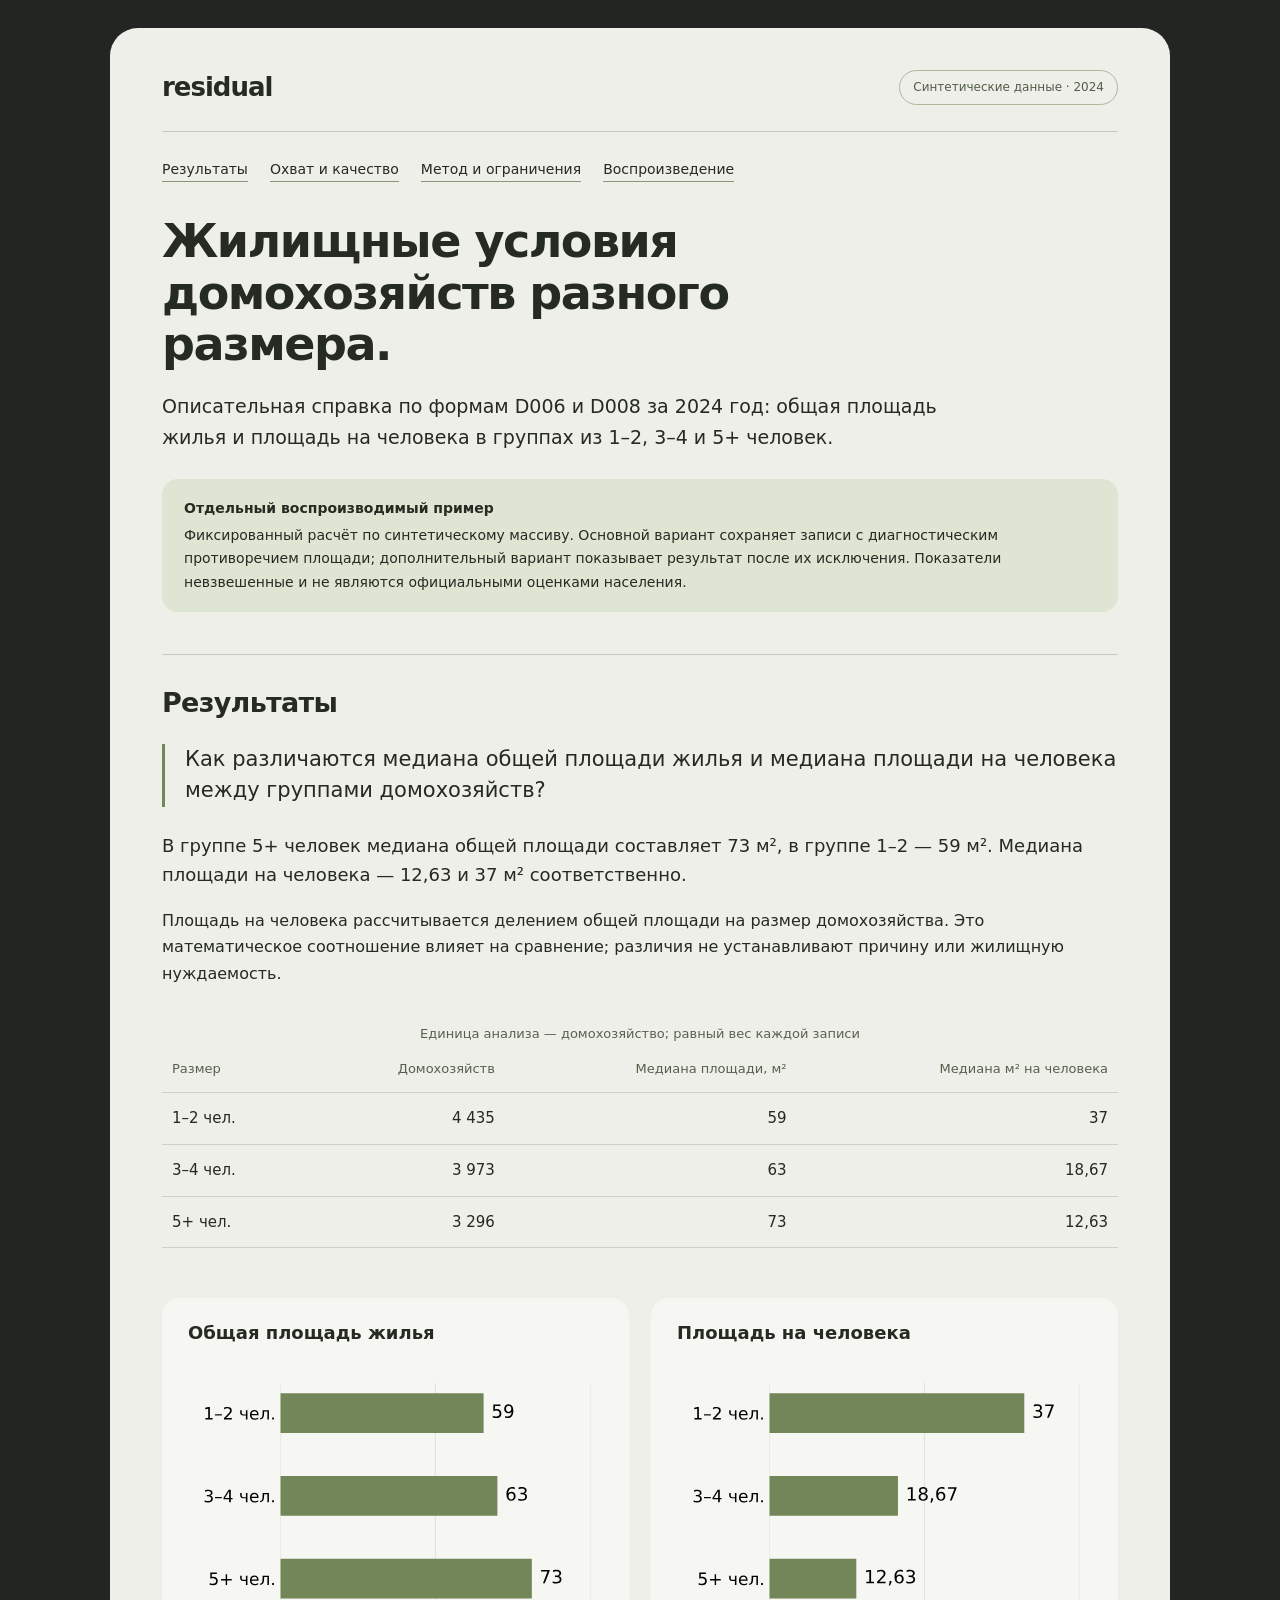
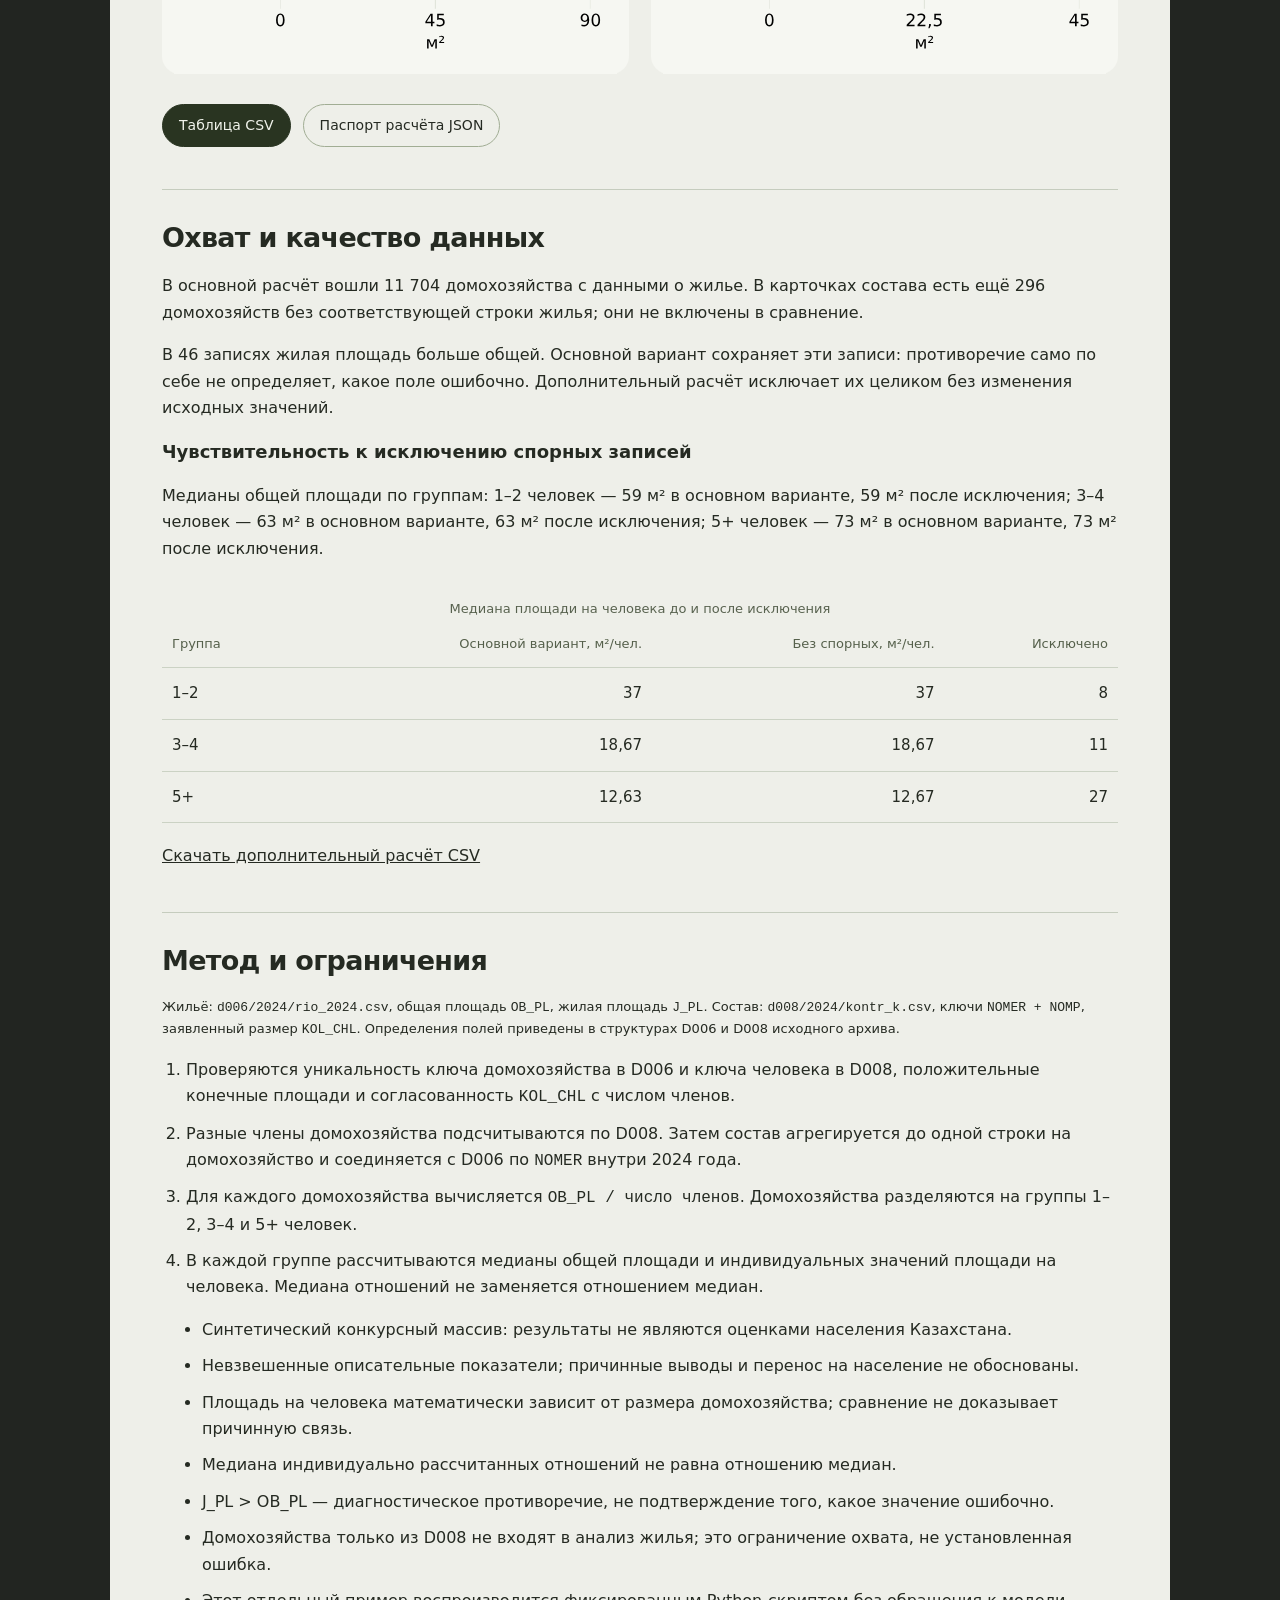
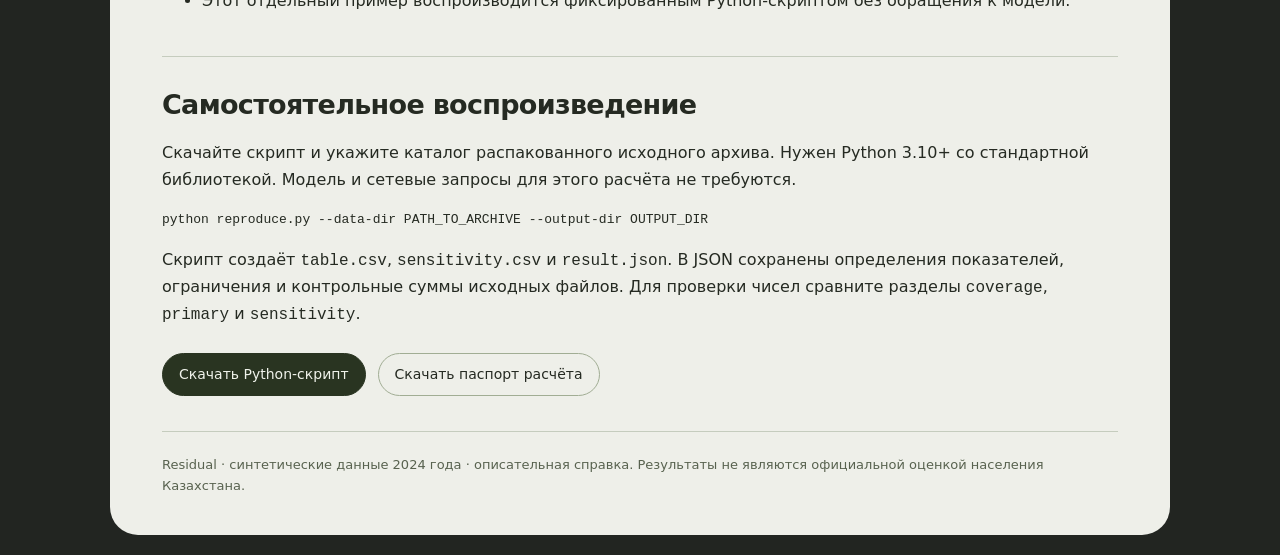
<file: examples/research_brief/index.html>
<!doctype html>
<html lang="ru"><head><meta charset="utf-8"><meta name="viewport" content="width=device-width,initial-scale=1">
<title>Residual — жилищные условия домохозяйств, 2024</title>
<style>
*{box-sizing:border-box}body{margin:0;background:#222521;color:#252a22;font:16px/1.65 system-ui,-apple-system,"Segoe UI",sans-serif}a{color:inherit}main{max-width:1060px;margin:28px auto;padding:38px 52px;background:#eeefe9;border-radius:28px}header{display:flex;align-items:center;justify-content:space-between;gap:20px;border-bottom:1px solid #c5ccbe;padding-bottom:22px}header strong{font-size:26px;letter-spacing:-1px}.tag{font-size:12px;color:#525d49;border:1px solid #adb89e;border-radius:30px;padding:7px 13px}nav{display:flex;flex-wrap:wrap;gap:22px;margin:26px 0;font-size:14px}nav a{text-decoration:none;border-bottom:1px solid #879876}h1{font-size:clamp(30px,4vw,46px);line-height:1.12;letter-spacing:-1.5px;font-weight:550;max-width:750px;margin:34px 0 20px}h2{font-size:27px;font-weight:550;line-height:1.3;letter-spacing:-.7px;margin:0 0 18px}h3{font-size:18px;font-weight:550;margin:0 0 9px}.intro{font-size:19px;max-width:800px}.status{background:#dee6d3;border-radius:16px;padding:18px 22px;margin:26px 0;font-size:14px}.status strong{display:block;margin-bottom:4px}section{margin-top:42px;padding-top:30px;border-top:1px solid #c5ccbe}.question{font-size:21px;line-height:1.5;border-left:3px solid #73865a;padding-left:20px;margin:24px 0}.caption{font-size:13px;color:#58624f}.answer{font-size:18px;line-height:1.65}.table-wrap{overflow-x:auto}table{width:100%;border-collapse:collapse;font-size:15px;margin:20px 0}th,td{padding:13px 10px;border-bottom:1px solid #cbd2c4;text-align:right;font-variant-numeric:tabular-nums}th:first-child{text-align:left}thead th{font-size:13px;color:#55604b;font-weight:500}tbody th{font-weight:500}.charts{display:grid;grid-template-columns:1fr 1fr;gap:22px;margin:30px 0}.chart{background:#f6f7f2;border-radius:18px;padding:20px 12px 0;min-width:0}.chart h3{padding:0 14px;min-height:50px}.chart img{width:100%;height:auto;display:block}.downloads{display:flex;flex-wrap:wrap;gap:12px;margin:24px 0}.downloads a{display:inline-block;text-decoration:none;border:1px solid #a1ad94;border-radius:22px;padding:9px 16px;font-size:14px}.downloads a:first-child{background:#293421;color:#f0f3eb;border-color:#293421}summary{cursor:pointer;font-weight:500}details{margin:20px 0;padding:18px 0;border-top:1px solid #d0d7c9}li{margin:10px 0}ol{padding-left:24px}.step{font-weight:550}.contract{display:grid;grid-template-columns:1fr 1fr;gap:22px}.contract>div{background:#f6f7f2;padding:22px;border-radius:18px}.contract p{margin:8px 0;font-size:15px}.small{font-size:14px}.source{font-size:13px;overflow-wrap:anywhere}footer{margin-top:35px;padding-top:22px;border-top:1px solid #c5ccbe;color:#58624f;font-size:13px}@media(max-width:650px){main{padding:24px 20px;margin:10px;border-radius:20px}header{align-items:flex-start}.tag{max-width:165px}.charts,.contract{grid-template-columns:1fr}h1{letter-spacing:-1px}.intro,.answer{font-size:17px}.question{font-size:18px}th,td{padding:11px 5px;font-size:13px}thead th{font-size:11px}.chart h3{min-height:0}nav{gap:13px;font-size:13px}section{margin-top:30px;padding-top:24px}}@media print{body{background:white}main{margin:0;padding:10px;max-width:none}nav,.downloads{display:none}section,.chart{break-inside:avoid}details{display:block}}
</style></head><body><main>
<header><strong>residual</strong><span class="tag">Синтетические данные · 2024</span></header>
<nav aria-label="Разделы"><a href="#result">Результаты</a><a href="#coverage">Охват и качество</a><a href="#method">Метод и ограничения</a><a href="#reproduce">Воспроизведение</a></nav>
<h1>Жилищные условия<br>домохозяйств разного размера.</h1>
<p class="intro">Описательная справка по формам D006 и D008 за 2024 год: общая площадь жилья и площадь на человека в группах из 1–2, 3–4 и 5+ человек.</p>
<div class="status"><strong>Отдельный воспроизводимый пример</strong>Фиксированный расчёт по синтетическому массиву. Основной вариант сохраняет записи с диагностическим противоречием площади; дополнительный вариант показывает результат после их исключения. Показатели невзвешенные и не являются официальными оценками населения.</div>
<section id="result"><h2>Результаты</h2>
<p class="question">Как различаются медиана общей площади жилья и медиана площади на человека между группами домохозяйств?</p>
<p class="answer">В группе 5+ человек медиана общей площади составляет 73 м², в группе 1–2 — 59 м². Медиана площади на человека — 12,63 и 37 м² соответственно.</p>
<p>Площадь на человека рассчитывается делением общей площади на размер домохозяйства. Это математическое соотношение влияет на сравнение; различия не устанавливают причину или жилищную нуждаемость.</p>
<div class="table-wrap"><table><caption class="caption">Единица анализа — домохозяйство; равный вес каждой записи</caption><thead><tr><th scope="col">Размер</th><th scope="col">Домохозяйств</th><th scope="col">Медиана площади, м²</th><th scope="col">Медиана м² на человека</th></tr></thead><tbody><tr><th scope='row'>1–2 чел.</th><td>4 435</td><td>59</td><td>37</td></tr><tr><th scope='row'>3–4 чел.</th><td>3 973</td><td>63</td><td>18,67</td></tr><tr><th scope='row'>5+ чел.</th><td>3 296</td><td>73</td><td>12,63</td></tr></tbody></table></div>
<div class="charts"><div class="chart"><h3>Общая площадь жилья</h3><img src="total-area.svg" alt="1–2 человек: 59 м²; 3–4 человек: 63 м²; 5+ человек: 73 м²"></div><div class="chart"><h3>Площадь на человека</h3><img src="area-per-person.svg" alt="1–2 человек: 37 м² на человека; 3–4 человек: 18,67 м² на человека; 5+ человек: 12,63 м² на человека"></div></div>
<div class="downloads"><a href="table.csv" download>Таблица CSV</a><a href="result.json" download>Паспорт расчёта JSON</a></div>
</section>
<section id="coverage"><h2>Охват и качество данных</h2>
<p>В основной расчёт вошли 11 704 домохозяйства с данными о жилье. В карточках состава есть ещё 296 домохозяйств без соответствующей строки жилья; они не включены в сравнение.</p>
<p>В 46 записях жилая площадь больше общей. Основной вариант сохраняет эти записи: противоречие само по себе не определяет, какое поле ошибочно. Дополнительный расчёт исключает их целиком без изменения исходных значений.</p>
<h3>Чувствительность к исключению спорных записей</h3>
<p>Медианы общей площади по группам: 1–2 человек — 59 м² в основном варианте, 59 м² после исключения; 3–4 человек — 63 м² в основном варианте, 63 м² после исключения; 5+ человек — 73 м² в основном варианте, 73 м² после исключения.</p><div class="table-wrap"><table><caption class="caption">Медиана площади на человека до и после исключения</caption><thead><tr><th scope="col">Группа</th><th scope="col">Основной вариант, м²/чел.</th><th scope="col">Без спорных, м²/чел.</th><th scope="col">Исключено</th></tr></thead><tbody><tr><th scope='row'>1–2</th><td>37</td><td>37</td><td>8</td></tr><tr><th scope='row'>3–4</th><td>18,67</td><td>18,67</td><td>11</td></tr><tr><th scope='row'>5+</th><td>12,63</td><td>12,67</td><td>27</td></tr></tbody></table></div>
<a href="sensitivity.csv" download>Скачать дополнительный расчёт CSV</a>
</section>
<section id="method"><h2>Метод и ограничения</h2>
<p class="source">Жильё: <code>d006/2024/rio_2024.csv</code>, общая площадь <code>OB_PL</code>, жилая площадь <code>J_PL</code>. Состав: <code>d008/2024/kontr_k.csv</code>, ключи <code>NOMER + NOMP</code>, заявленный размер <code>KOL_CHL</code>. Определения полей приведены в структурах D006 и D008 исходного архива.</p>
<ol><li>Проверяются уникальность ключа домохозяйства в D006 и ключа человека в D008, положительные конечные площади и согласованность <code>KOL_CHL</code> с числом членов.</li><li>Разные члены домохозяйства подсчитываются по D008. Затем состав агрегируется до одной строки на домохозяйство и соединяется с D006 по <code>NOMER</code> внутри 2024 года.</li><li>Для каждого домохозяйства вычисляется <code>OB_PL / число членов</code>. Домохозяйства разделяются на группы 1–2, 3–4 и 5+ человек.</li><li>В каждой группе рассчитываются медианы общей площади и индивидуальных значений площади на человека. Медиана отношений не заменяется отношением медиан.</li></ol>
<ul><li>Синтетический конкурсный массив: результаты не являются оценками населения Казахстана.</li><li>Невзвешенные описательные показатели; причинные выводы и перенос на население не обоснованы.</li><li>Площадь на человека математически зависит от размера домохозяйства; сравнение не доказывает причинную связь.</li><li>Медиана индивидуально рассчитанных отношений не равна отношению медиан.</li><li>J_PL &gt; OB_PL — диагностическое противоречие, не подтверждение того, какое значение ошибочно.</li><li>Домохозяйства только из D008 не входят в анализ жилья; это ограничение охвата, не установленная ошибка.</li><li>Этот отдельный пример воспроизводится фиксированным Python-скриптом без обращения к модели.</li></ul>
</section>
<section id="reproduce"><h2>Самостоятельное воспроизведение</h2>
<p>Скачайте скрипт и укажите каталог распакованного исходного архива. Нужен Python 3.10+ со стандартной библиотекой. Модель и сетевые запросы для этого расчёта не требуются.</p>
<pre class="source"><code>python reproduce.py --data-dir PATH_TO_ARCHIVE --output-dir OUTPUT_DIR</code></pre>
<p>Скрипт создаёт <code>table.csv</code>, <code>sensitivity.csv</code> и <code>result.json</code>. В JSON сохранены определения показателей, ограничения и контрольные суммы исходных файлов. Для проверки чисел сравните разделы <code>coverage</code>, <code>primary</code> и <code>sensitivity</code>.</p>
<div class="downloads"><a href="reproduce.py" download>Скачать Python-скрипт</a><a href="result.json" download>Скачать паспорт расчёта</a></div>
</section><footer>Residual · синтетические данные 2024 года · описательная справка. Результаты не являются официальной оценкой населения Казахстана.</footer>
</main></body></html>
</file>
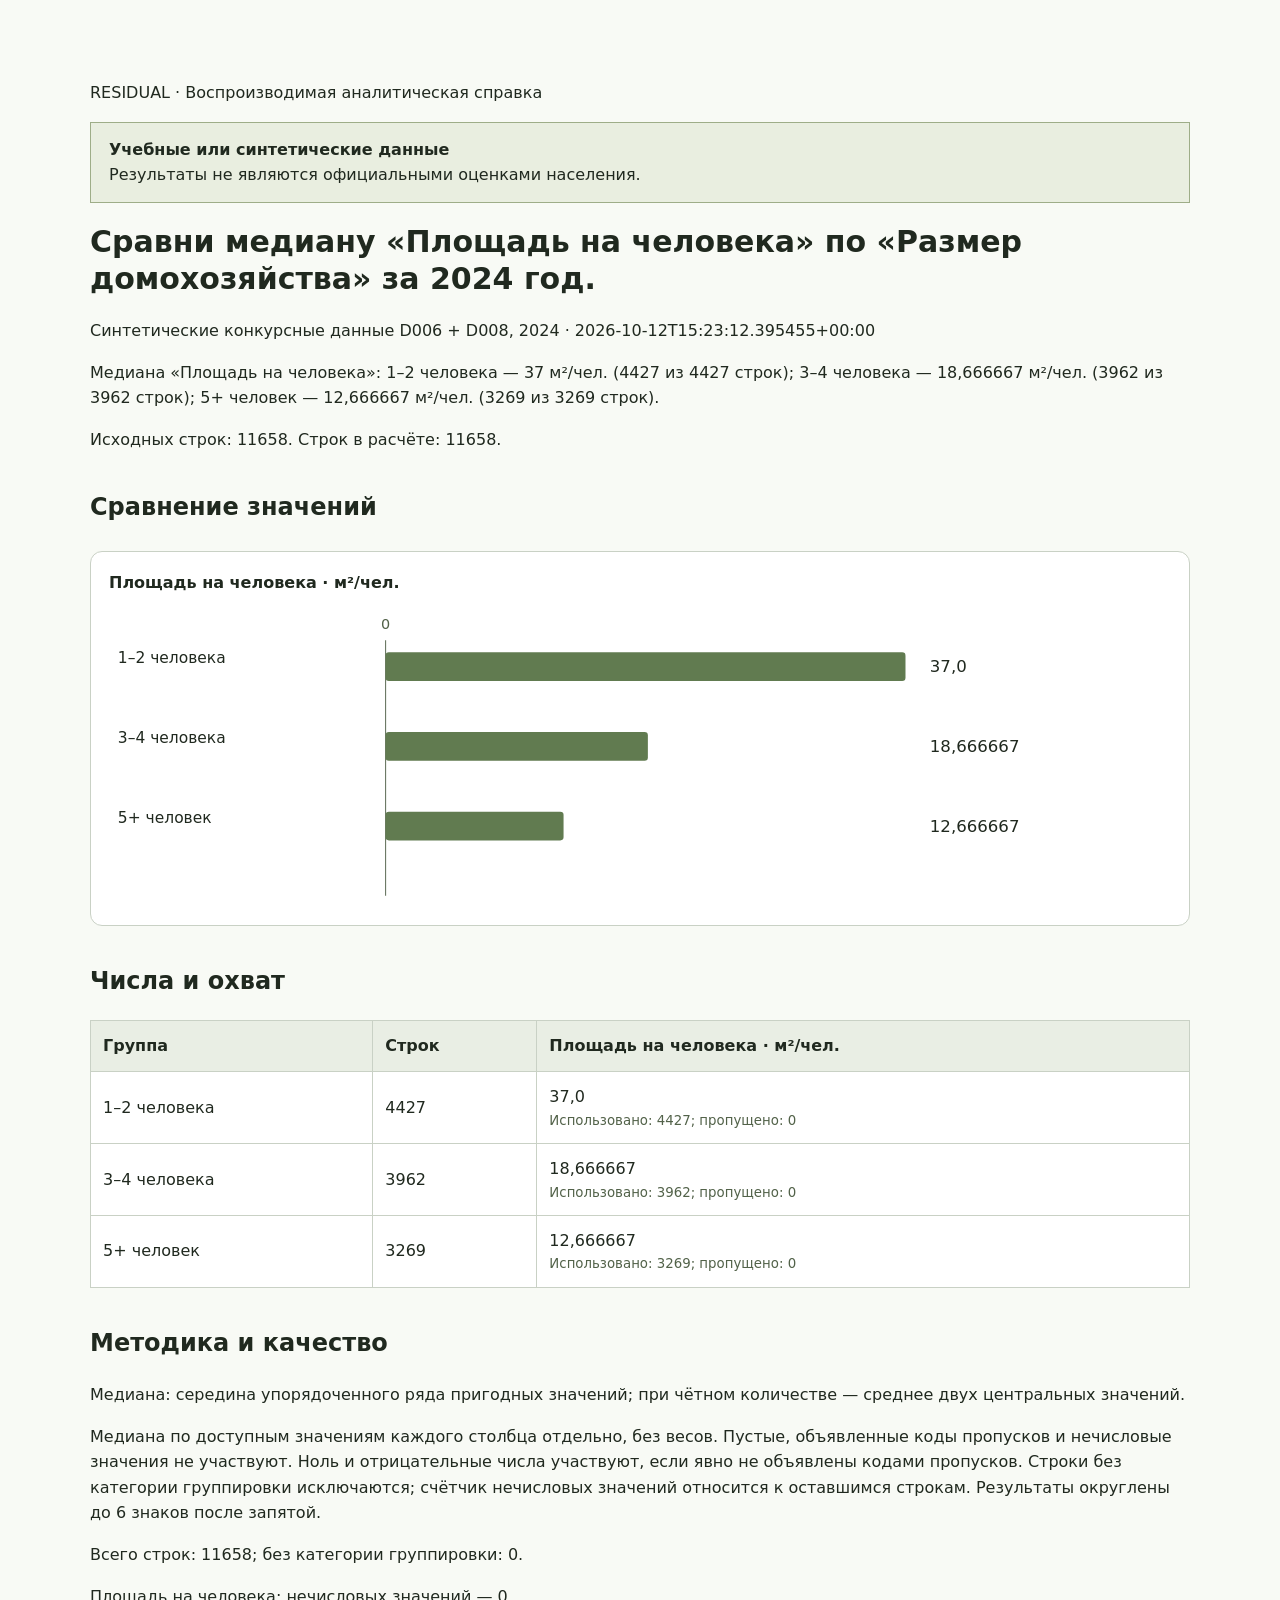
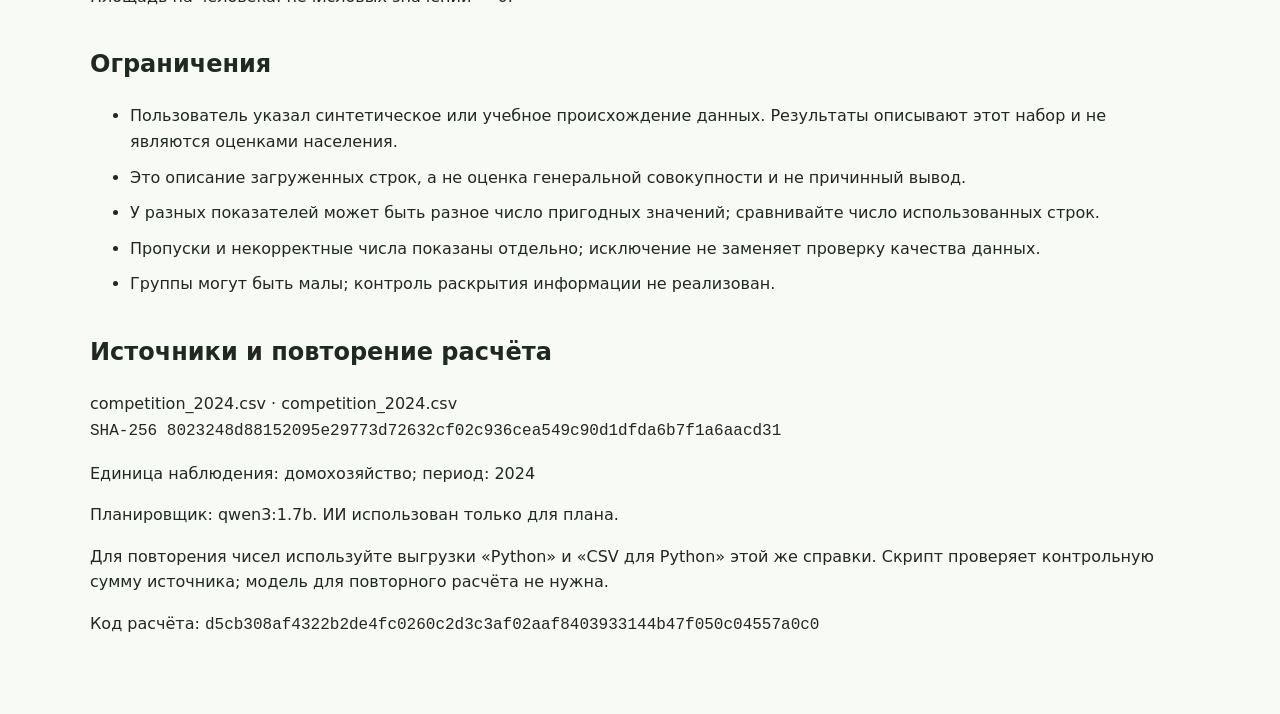
<file: reports/competition_example_brief.html>
<!doctype html><html lang="ru"><head><meta charset="utf-8"><meta name="viewport" content="width=device-width,initial-scale=1"><title>Residual — учебная аналитическая справка</title><style>body{max-width:1100px;margin:40px auto;padding:24px;font:16px/1.6 system-ui;color:#20291f;background:#f8faf5}h1{font-size:30px;line-height:1.25;overflow-wrap:anywhere}h2{margin-top:36px}p,li,td,th,figcaption{overflow-wrap:anywhere}table{border-collapse:collapse;width:100%;background:white}td,th{padding:12px;border:1px solid #c9d1c5;text-align:left}thead{background:#e9eee4}tbody th{font-weight:500}.numeric{font-variant-numeric:tabular-nums}small{display:block;color:#526249}code{overflow-wrap:anywhere}li{margin:10px 0}.sample{padding:14px 18px;border:1px solid #9ead88;background:#e9eee0}.chart-scroll,.table-scroll{overflow-x:auto}figure{margin:24px 0;padding:18px;background:white;border:1px solid #c9d1c5;border-radius:12px}figcaption{font-weight:700;margin-bottom:12px}.report-chart{display:block;width:100%;min-width:720px;height:auto}.zero-axis{stroke:#6b7863;stroke-width:1}.axis-label{fill:#526249;font-size:13px}.group-label{fill:#20291f;font-size:14px}.chart-value{fill:#20291f;font-size:15px;font-variant-numeric:tabular-nums}.positive,.zero-value{fill:#617b50}.negative{fill:#a9654a}@media(max-width:600px){body{margin:12px auto;padding:16px}h1{font-size:24px}figure{padding:12px}}@media print{body{margin:0;background:white}figure{border-radius:0}.report-chart{min-width:0}}</style></head><body><p>RESIDUAL · Воспроизводимая аналитическая справка</p><p class="sample"><strong>Учебные или синтетические данные</strong><br>Результаты не являются официальными оценками населения.</p><h1>Сравни медиану «Площадь на человека» по «Размер домохозяйства» за 2024 год.</h1><p>Синтетические конкурсные данные D006 + D008, 2024 · 2026-10-12T15:23:12.395455+00:00</p><p>Медиана «Площадь на человека»: 1–2 человека — 37 м²/чел. (4427 из 4427 строк); 3–4 человека — 18,666667 м²/чел. (3962 из 3962 строк); 5+ человек — 12,666667 м²/чел. (3269 из 3269 строк).</p><p>Исходных строк: 11658. Строк в расчёте: 11658.</p><h2>Сравнение значений</h2><figure><figcaption>Площадь на человека · м²/чел.</figcaption><div class="chart-scroll"><svg xmlns="http://www.w3.org/2000/svg" class="report-chart" viewBox="0 0 960 271" role="img" aria-labelledby="chart-title-c4"><title id="chart-title-c4">Площадь на человека · м²/чел. — значения по группам</title><desc>Отрицательные значения слева от нуля, положительные справа. Ноль обозначен точкой. Отсутствующее значение показано без столбца. Полные названия и численность приведены в таблице.</desc><line class="zero-axis" x1="250.000000" x2="250.000000" y1="30" y2="261"/><text class="axis-label" x="250.000000" y="20" text-anchor="middle">0</text><g class="chart-row" data-row="0"><title>1–2 человека: 37,0 м²/чел.</title><text class="group-label" x="8" y="51"><tspan x="8" dy="0">1–2 человека</tspan></text><rect class="value-bar positive" x="250.000000" y="41" width="470.000000" height="26" rx="3"/><text class="chart-value" x="742" y="59">37,0</text></g><g class="chart-row" data-row="1"><title>3–4 человека: 18,666667 м²/чел.</title><text class="group-label" x="8" y="123"><tspan x="8" dy="0">3–4 человека</tspan></text><rect class="value-bar positive" x="250.000000" y="113" width="237.117121" height="26" rx="3"/><text class="chart-value" x="742" y="131">18,666667</text></g><g class="chart-row" data-row="2"><title>5+ человек: 12,666667 м²/чел.</title><text class="group-label" x="8" y="195"><tspan x="8" dy="0">5+ человек</tspan></text><rect class="value-bar positive" x="250.000000" y="185" width="160.900905" height="26" rx="3"/><text class="chart-value" x="742" y="203">12,666667</text></g></svg></div></figure><h2>Числа и охват</h2><div class="table-scroll"><table><thead><tr><th scope="col">Группа</th><th scope="col">Строк</th><th scope="col">Площадь на человека · м²/чел.</th></tr></thead><tbody><tr><th scope="row">1–2 человека</th><td class="numeric">4427</td><td class="numeric">37,0<small>Использовано: 4427; пропущено: 0</small></td></tr><tr><th scope="row">3–4 человека</th><td class="numeric">3962</td><td class="numeric">18,666667<small>Использовано: 3962; пропущено: 0</small></td></tr><tr><th scope="row">5+ человек</th><td class="numeric">3269</td><td class="numeric">12,666667<small>Использовано: 3269; пропущено: 0</small></td></tr></tbody></table></div><h2>Методика и качество</h2><p>Медиана: середина упорядоченного ряда пригодных значений; при чётном количестве — среднее двух центральных значений.</p><p>Медиана по доступным значениям каждого столбца отдельно, без весов. Пустые, объявленные коды пропусков и нечисловые значения не участвуют. Ноль и отрицательные числа участвуют, если явно не объявлены кодами пропусков. Строки без категории группировки исключаются; счётчик нечисловых значений относится к оставшимся строкам. Результаты округлены до 6 знаков после запятой.</p><p>Всего строк: 11658; без категории группировки: 0.</p><p>Площадь на человека: нечисловых значений — 0.</p><h2>Ограничения</h2><ul><li>Пользователь указал синтетическое или учебное происхождение данных. Результаты описывают этот набор и не являются оценками населения.</li><li>Это описание загруженных строк, а не оценка генеральной совокупности и не причинный вывод.</li><li>У разных показателей может быть разное число пригодных значений; сравнивайте число использованных строк.</li><li>Пропуски и некорректные числа показаны отдельно; исключение не заменяет проверку качества данных.</li><li>Группы могут быть малы; контроль раскрытия информации не реализован.</li></ul><h2>Источники и повторение расчёта</h2><p>competition_2024.csv · competition_2024.csv<br><code>SHA-256 8023248d88152095e29773d72632cf02c936cea549c90d1dfda6b7f1a6aacd31</code></p><p>Единица наблюдения: домохозяйство; период: 2024</p><p>Планировщик: qwen3:1.7b. ИИ использован только для плана.</p><p>Для повторения чисел используйте выгрузки «Python» и «CSV для Python» этой же справки. Скрипт проверяет контрольную сумму источника; модель для повторного расчёта не нужна.</p><p>Код расчёта: <code>d5cb308af4322b2de4fc0260c2d3c3af02aaf8403933144b47f050c04557a0c0</code></p></body></html>
</file>
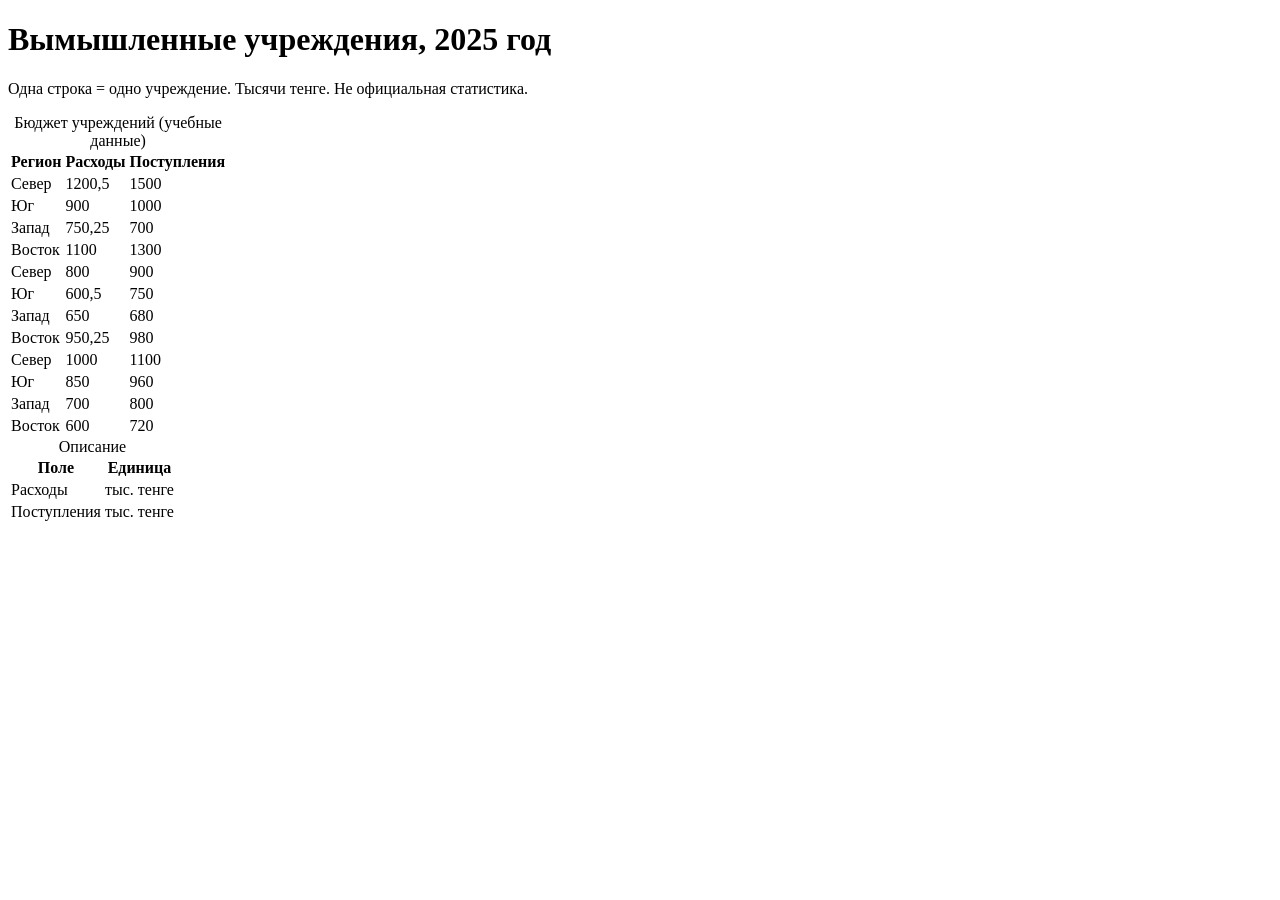
<file: examples/import/budget.html>
<!doctype html><html lang="ru"><meta charset="utf-8"><title>Учебный бюджет</title><h1>Вымышленные учреждения, 2025 год</h1><p>Одна строка = одно учреждение. Тысячи тенге. Не официальная статистика.</p><table><caption>Бюджет учреждений (учебные данные)</caption><tr><th>Регион</th><th>Расходы</th><th>Поступления</th></tr><tr><td>Север</td><td>1200,5</td><td>1500</td></tr><tr><td>Юг</td><td>900</td><td>1000</td></tr><tr><td>Запад</td><td>750,25</td><td>700</td></tr><tr><td>Восток</td><td>1100</td><td>1300</td></tr><tr><td>Север</td><td>800</td><td>900</td></tr><tr><td>Юг</td><td>600,5</td><td>750</td></tr><tr><td>Запад</td><td>650</td><td>680</td></tr><tr><td>Восток</td><td>950,25</td><td>980</td></tr><tr><td>Север</td><td>1000</td><td>1100</td></tr><tr><td>Юг</td><td>850</td><td>960</td></tr><tr><td>Запад</td><td>700</td><td>800</td></tr><tr><td>Восток</td><td>600</td><td>720</td></tr></table><table><caption>Описание</caption><tr><th>Поле</th><th>Единица</th></tr><tr><td>Расходы</td><td>тыс. тенге</td></tr><tr><td>Поступления</td><td>тыс. тенге</td></tr></table></html>
</file>
